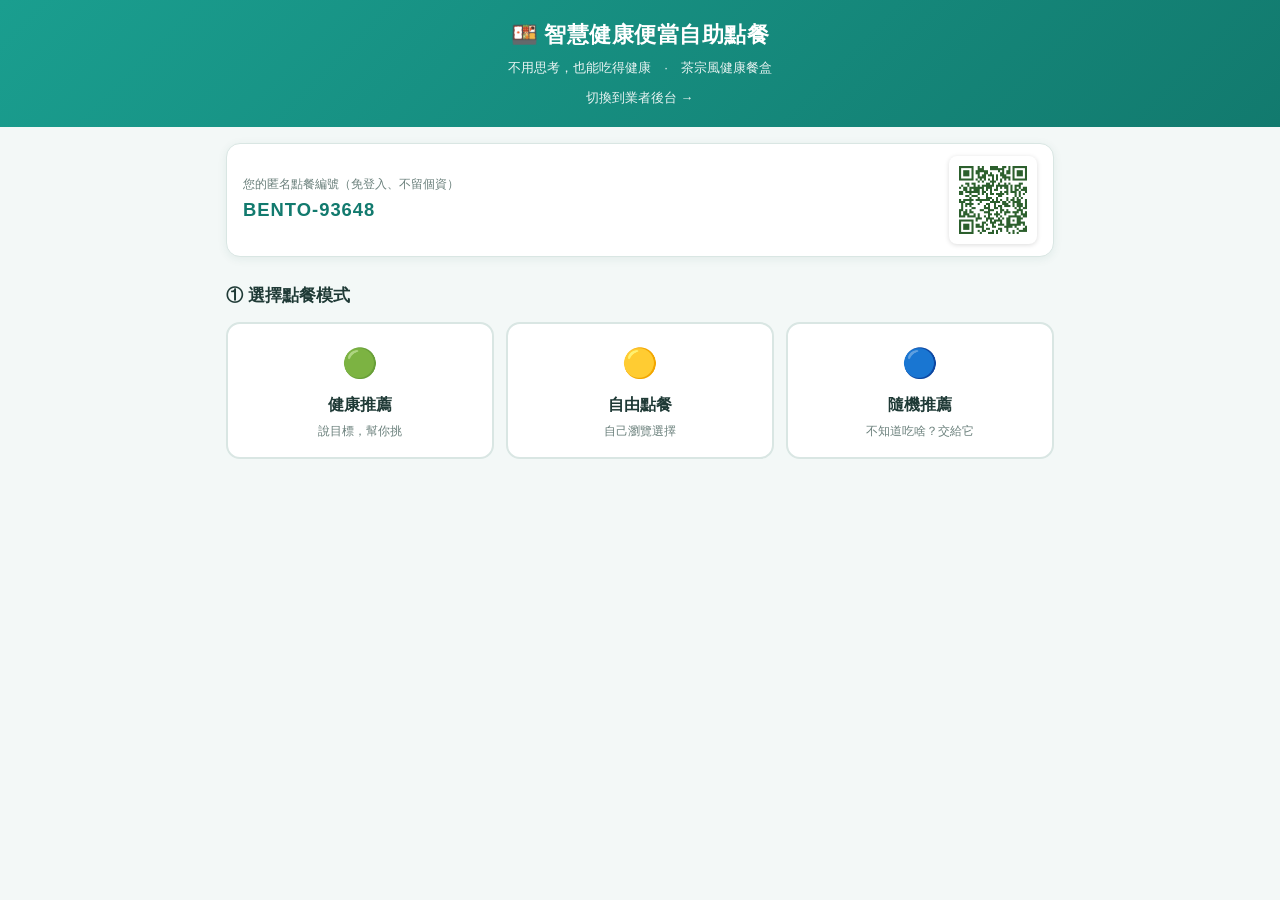
<file: index.html>
<!DOCTYPE html>
<html lang="zh-Hant">
<head>
<meta charset="utf-8">
<meta name="viewport" content="width=device-width, initial-scale=1">
<title>智慧健康便當｜自助點餐</title>
<link rel="stylesheet" href="style.css">
</head>
<body>
<header class="top">
  <h1>🍱 智慧健康便當自助點餐</h1>
  <p>不用思考，也能吃得健康　·　茶宗風健康餐盒</p>
  <div style="margin-top:6px"><a class="navlink" href="admin.html">切換到業者後台 →</a></div>
</header>

<div class="wrap">

  <!-- 匿名 ID -->
  <div class="idbar">
    <div>
      <div class="idlabel">您的匿名點餐編號（免登入、不留個資）</div>
      <div class="idval" id="anonId">BENTO-----</div>
    </div>
    <img class="qrimg" src="qrcode.png" alt="掃碼即用" title="手機掃碼即可點餐">
  </div>

  <!-- 選模式 -->
  <div class="section-title">① 選擇點餐模式</div>
  <div class="modes">
    <div class="mode-card" data-mode="health">
      <div class="emoji">🟢</div><div class="mname">健康推薦</div>
      <div class="mdesc">說目標，幫你挑</div>
    </div>
    <div class="mode-card" data-mode="free">
      <div class="emoji">🟡</div><div class="mname">自由點餐</div>
      <div class="mdesc">自己瀏覽選擇</div>
    </div>
    <div class="mode-card" data-mode="random">
      <div class="emoji">🔵</div><div class="mname">隨機推薦</div>
      <div class="mdesc">不知道吃啥？交給它</div>
    </div>
  </div>

  <!-- 健康推薦：選目標 -->
  <div id="goalPanel" class="hidden">
    <div class="section-title">② 你的目標</div>
    <div class="chips" id="goalChips">
      <div class="chip" data-goal="cut">減脂</div>
      <div class="chip" data-goal="bulk">增肌</div>
      <div class="chip" data-goal="maintain">維持健康</div>
    </div>
    <div class="section-title">預算上限（可選）<small>硬性篩選 · 先排除超出預算的便當</small></div>
    <div class="chips" id="budgetChips">
      <div class="chip budget active" data-budget="0">不限</div>
      <div class="chip budget" data-budget="100">$100 以內</div>
      <div class="chip budget" data-budget="120">$120 以內</div>
      <div class="chip budget" data-budget="140">$140 以內</div>
    </div>

    <div class="section-title">飲食限制（可選，會過濾掉不能吃的）<small>硬性篩選 · 過敏原／忌口</small></div>
    <div class="chips" id="filterChips">
      <div class="chip filter" data-ex="牛肉">不吃牛</div>
      <div class="chip filter" data-ex="豬肉">不吃豬</div>
      <div class="chip filter" data-ex="海鮮">不吃海鮮</div>
      <div class="chip filter" data-veg="1">純素食</div>
    </div>
  </div>

  <!-- 推薦結果 -->
  <div id="recoResult" class="hidden">
    <div class="section-title">✨ 系統推薦</div>
    <div id="recoBox"></div>
  </div>

  <!-- 便當清單（自由點餐）-->
  <div id="listResult" class="hidden">
    <div class="section-title">選擇主餐 <small>點一下便當即可客製化</small></div>
    <div class="grid" id="mealGrid"></div>
  </div>

  <!-- 客製化 -->
  <div id="customPanel" class="hidden">
    <div class="section-title">③ 客製化你的便當 <small>營養與價格會即時重算</small></div>
    <div class="custom" id="customBody"></div>
  </div>

</div>

<!-- 即時營養重算條 -->
<div class="live hidden" id="liveBar">
  <div class="stat"><b id="lvKcal">0</b><span>大卡 kcal</span></div>
  <div class="stat"><b id="lvProtein">0</b><span>蛋白質 g</span></div>
  <div class="stat"><b id="lvPrice">$0</b><span>總價</span></div>
  <button class="btn" id="orderBtn">送出訂單</button>
</div>

<div class="toast" id="toast"></div>

<script src="data.js"></script>
<script src="app.js"></script>
</body>
</html>
</file>
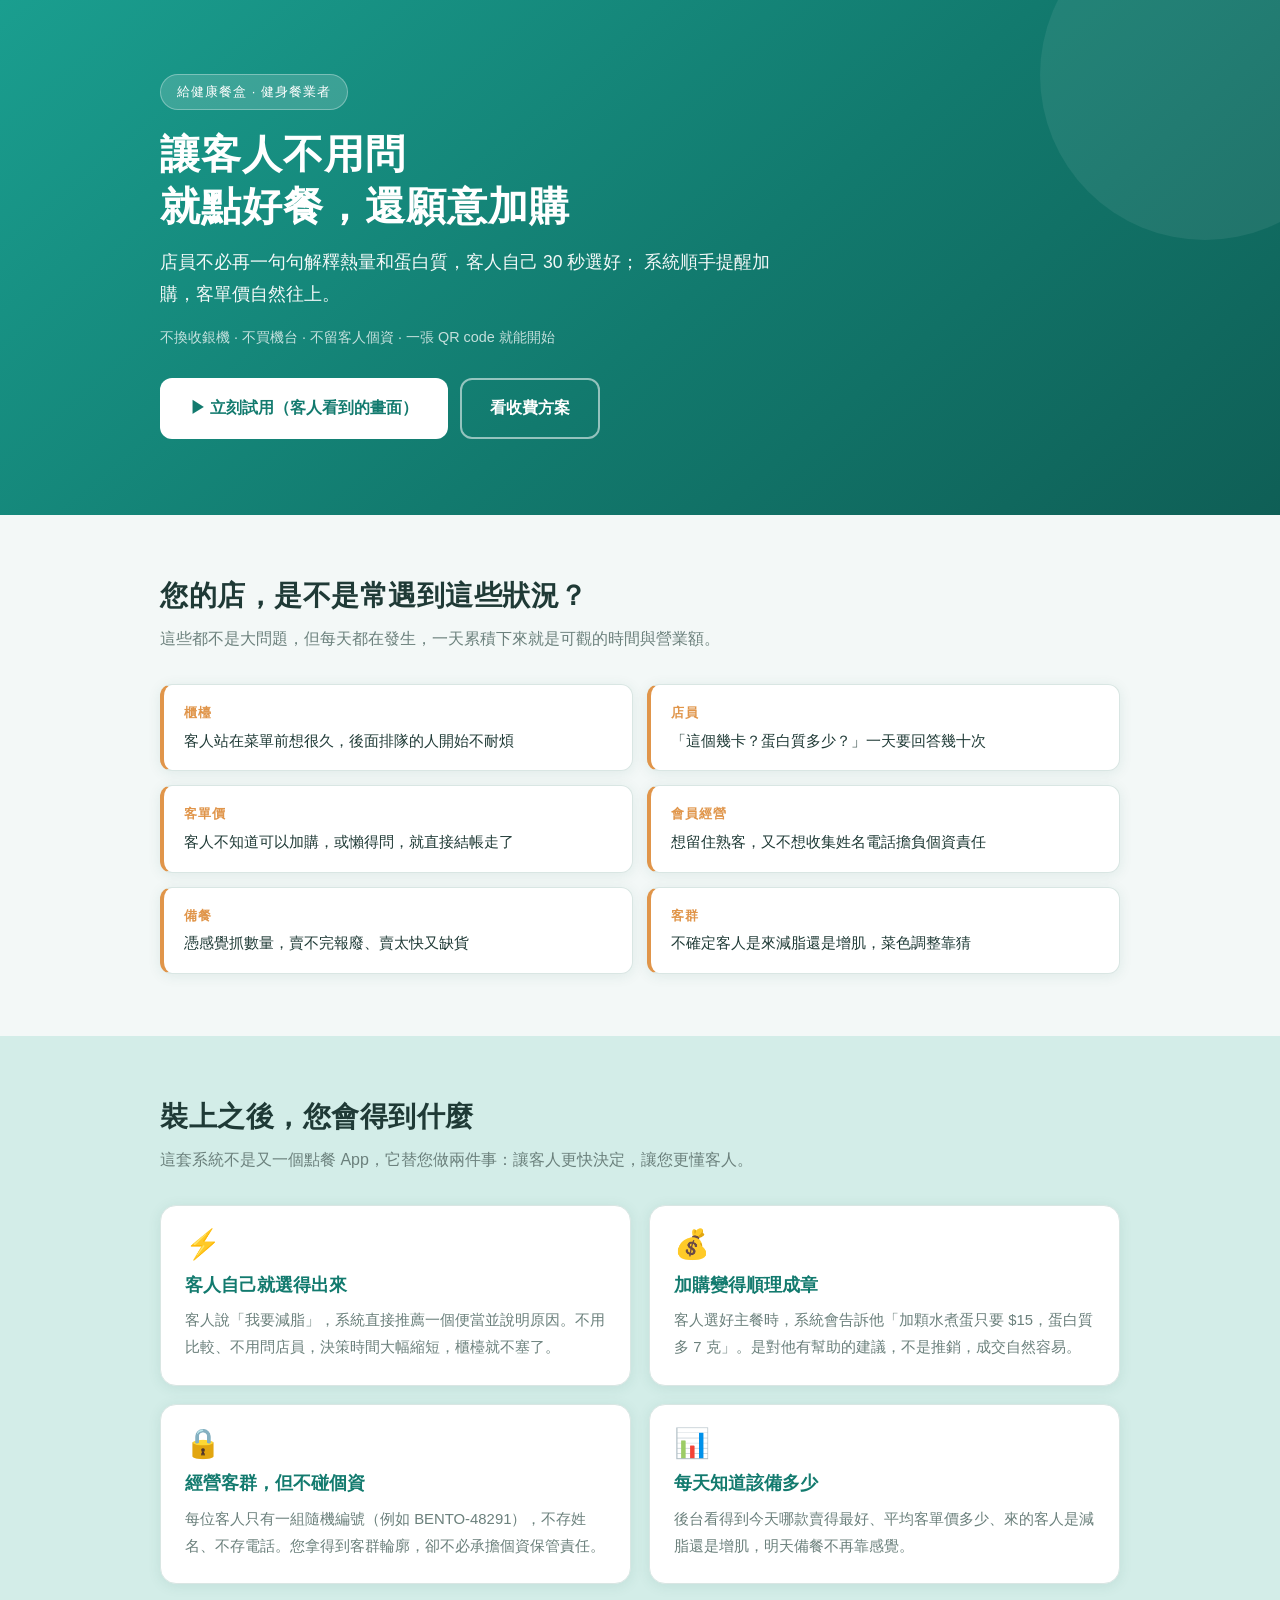
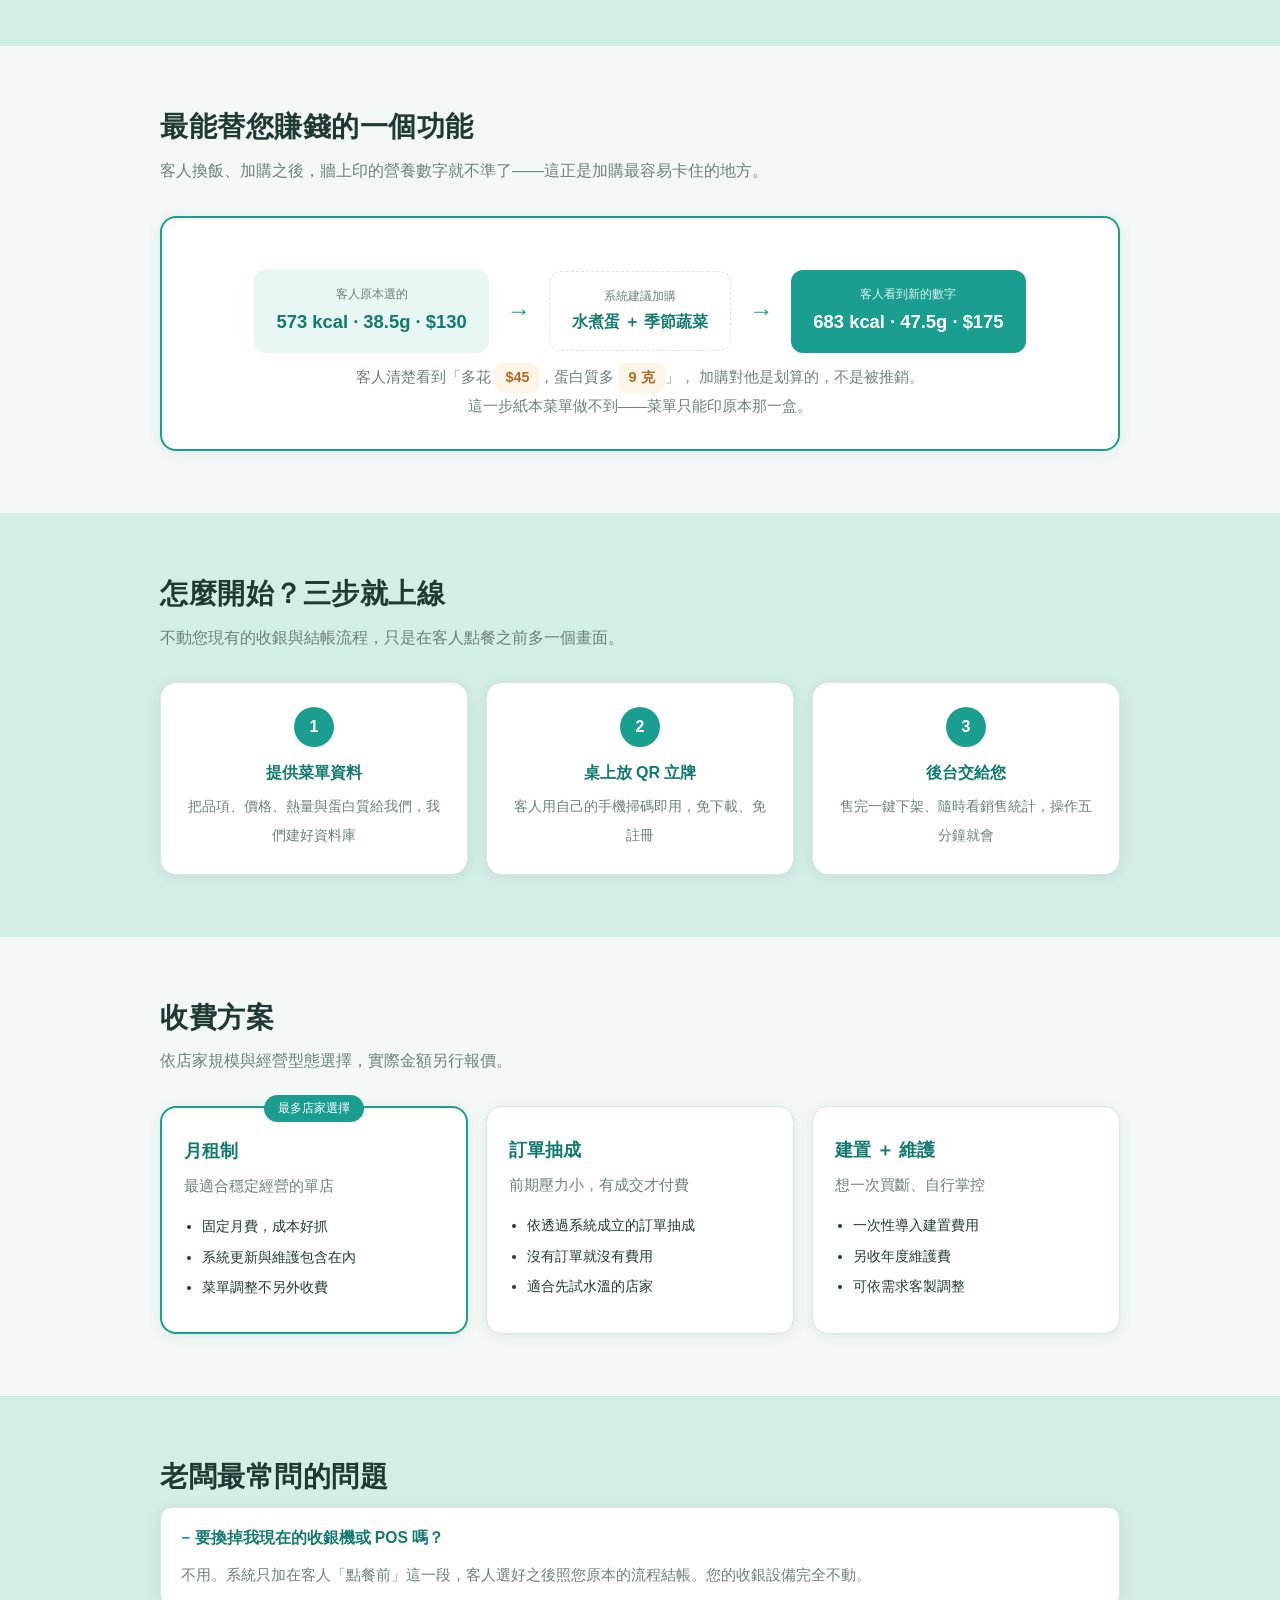
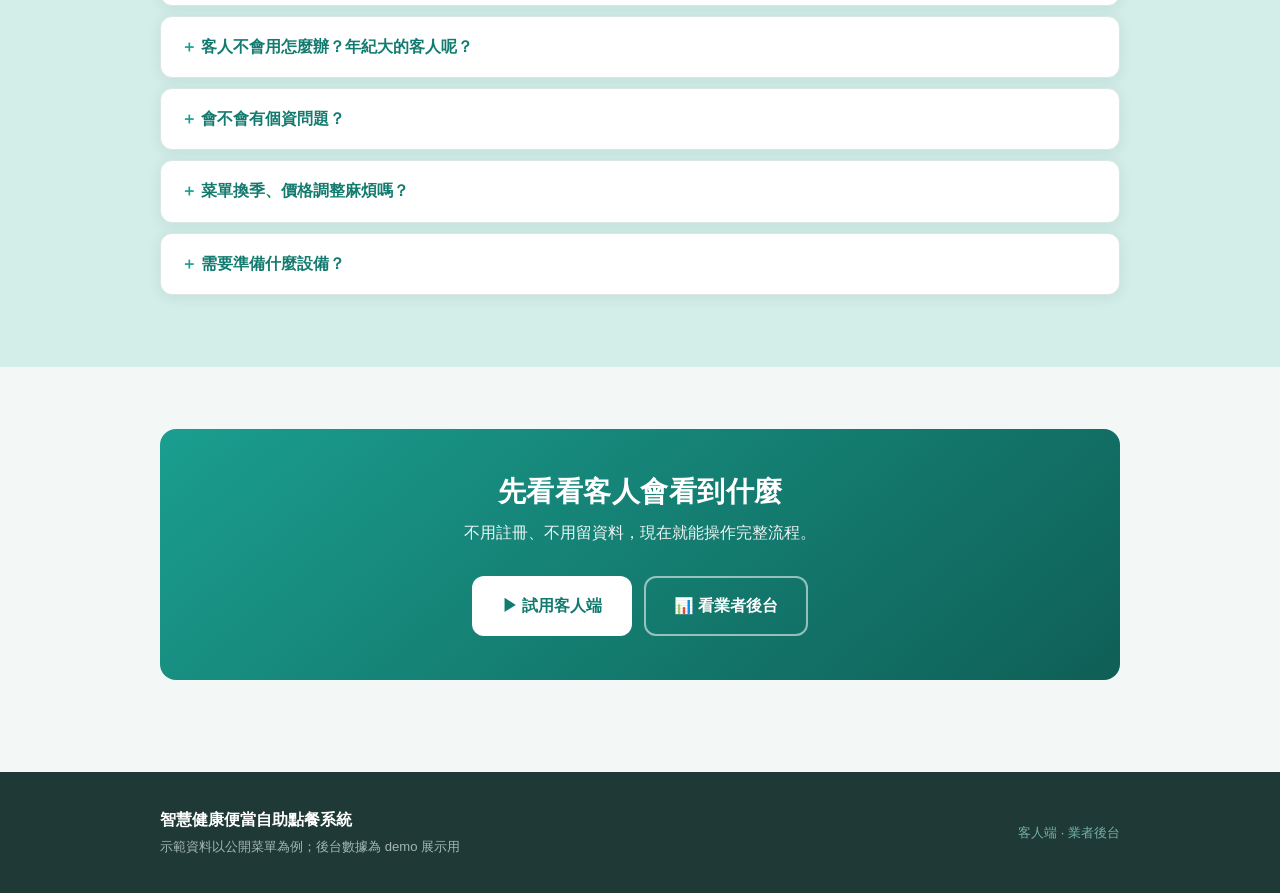
<file: intro/index.html>
<!DOCTYPE html>
<html lang="zh-Hant">
<head>
<meta charset="utf-8">
<meta name="viewport" content="width=device-width, initial-scale=1">
<title>智慧健康便當自助點餐系統｜給健康餐盒業者的智慧點餐方案</title>
<meta name="description" content="讓客人不用問就點好餐、還願意加購。免個資風險、不換收銀機，一張 QR code 就能開始。">
<style>
:root{
  --teal:#1a9e8f; --teal-dark:#127a6e; --deep:#0f5f56;
  --mint:#e7f6f3; --mint-2:#d3ede8; --ink:#1f3a36; --gray:#6b807c;
  --line:#d9e6e3; --card:#fff; --bg:#f3f8f7; --amber:#e0954a; --amber-bg:#fdf4e8;
  --shadow:0 2px 14px rgba(20,90,80,.09); --radius:16px;
}
*{box-sizing:border-box}
html{scroll-behavior:smooth}
body{margin:0;font-family:"Microsoft JhengHei","PingFang TC","Segoe UI",sans-serif;
  background:var(--bg);color:var(--ink);line-height:1.8;-webkit-font-smoothing:antialiased}
.wrap{max-width:1000px;margin:0 auto;padding:0 20px}
section{padding:62px 0}
h2{font-size:1.72rem;margin:0 0 10px;letter-spacing:.5px;line-height:1.4}
.lead{color:var(--gray);margin:0 0 30px;font-size:1rem}
strong{color:var(--teal-dark)}

/* Hero */
.hero{background:linear-gradient(140deg,var(--teal) 0%,var(--teal-dark) 55%,var(--deep) 100%);
  color:#fff;padding:74px 0 76px;position:relative;overflow:hidden}
.hero::after{content:"";position:absolute;right:-90px;top:-90px;width:330px;height:330px;
  border-radius:50%;background:rgba(255,255,255,.07)}
.hero .wrap{position:relative;z-index:1}
.badge{display:inline-block;background:rgba(255,255,255,.16);border:1px solid rgba(255,255,255,.32);
  border-radius:999px;padding:5px 16px;font-size:.82rem;letter-spacing:1px;margin-bottom:18px}
.hero h1{font-size:2.5rem;margin:0 0 14px;line-height:1.32;letter-spacing:1px}
.hero .sub{font-size:1.1rem;opacity:.95;margin:0 0 6px;max-width:640px}
.hero .who{font-size:.9rem;opacity:.75;margin:14px 0 0}
.cta{display:flex;gap:12px;flex-wrap:wrap;margin-top:28px}
.btn{display:inline-block;padding:14px 28px;border-radius:12px;text-decoration:none;
  font-weight:700;font-size:.98rem;transition:.16s;border:2px solid transparent;cursor:pointer}
.btn.primary{background:#fff;color:var(--teal-dark)}
.btn.primary:hover{transform:translateY(-2px);box-shadow:0 6px 18px rgba(0,0,0,.2)}
.btn.ghost{border-color:rgba(255,255,255,.55);color:#fff}
.btn.ghost:hover{background:rgba(255,255,255,.14)}
.btn.solid{background:var(--teal);color:#fff}
.btn.solid:hover{background:var(--teal-dark)}
.btn.line{border-color:var(--teal);color:var(--teal-dark);background:#fff}

/* 痛點 */
.pains{display:grid;grid-template-columns:repeat(2,1fr);gap:14px}
.pain{background:var(--card);border:1px solid var(--line);border-left:4px solid var(--amber);
  border-radius:12px;padding:16px 20px;font-size:.96rem;box-shadow:var(--shadow)}
.pain b{color:var(--amber);display:block;font-size:.82rem;margin-bottom:2px;letter-spacing:1px}

/* 效益 */
.gains{display:grid;grid-template-columns:repeat(2,1fr);gap:18px}
.gain{background:var(--card);border:1px solid var(--line);border-radius:var(--radius);
  padding:24px;box-shadow:var(--shadow);transition:.16s}
.gain:hover{transform:translateY(-3px);border-color:var(--teal)}
.gain .ic{font-size:1.8rem;line-height:1}
.gain h3{margin:10px 0 6px;font-size:1.12rem;color:var(--teal-dark)}
.gain p{margin:0;color:var(--gray);font-size:.93rem}

/* 加購亮點 */
.upsell{background:var(--card);border:2px solid var(--teal);border-radius:var(--radius);
  padding:30px;box-shadow:var(--shadow)}
.calc{display:flex;align-items:center;justify-content:center;gap:18px;flex-wrap:wrap;margin:22px 0 10px}
.chip{background:var(--mint);border-radius:12px;padding:14px 22px;text-align:center;min-width:160px}
.chip .t{font-size:.76rem;color:var(--gray)}
.chip .v{font-size:1.15rem;font-weight:800;color:var(--teal-dark)}
.chip.after{background:var(--teal);color:#fff}
.chip.after .t{color:rgba(255,255,255,.85)}
.chip.after .v{color:#fff}
.arrow{font-size:1.5rem;color:var(--teal);font-weight:700}
.note{text-align:center;color:var(--gray);font-size:.92rem;margin:6px 0 0}
.plus{display:inline-block;background:var(--amber-bg);color:#b06c22;border-radius:8px;
  padding:2px 10px;font-weight:700;font-size:.9rem}

/* 步驟 */
.steps{display:grid;grid-template-columns:repeat(3,1fr);gap:18px}
.step{background:var(--card);border:1px solid var(--line);border-radius:var(--radius);
  padding:24px;text-align:center;box-shadow:var(--shadow)}
.step .n{width:40px;height:40px;border-radius:50%;background:var(--teal);color:#fff;
  display:flex;align-items:center;justify-content:center;font-weight:800;margin:0 auto 12px}
.step b{display:block;color:var(--teal-dark);margin-bottom:4px}
.step span{font-size:.9rem;color:var(--gray)}

/* 方案 */
.plans{display:grid;grid-template-columns:repeat(3,1fr);gap:18px}
.plan{background:var(--card);border:1px solid var(--line);border-radius:var(--radius);
  padding:26px 22px;box-shadow:var(--shadow)}
.plan.hot{border:2px solid var(--teal);position:relative}
.plan.hot::before{content:"最多店家選擇";position:absolute;top:-13px;left:50%;transform:translateX(-50%);
  background:var(--teal);color:#fff;font-size:.74rem;padding:3px 14px;border-radius:999px;white-space:nowrap}
.plan h3{margin:0 0 6px;color:var(--teal-dark);font-size:1.15rem}
.plan .p{font-size:.92rem;color:var(--gray);margin:0 0 14px}
.plan ul{margin:0;padding-left:18px;font-size:.9rem;color:var(--ink)}
.plan li{margin-bottom:5px}

/* FAQ */
details{background:var(--card);border:1px solid var(--line);border-radius:12px;
  padding:16px 20px;margin-bottom:10px;box-shadow:var(--shadow)}
summary{cursor:pointer;font-weight:700;color:var(--teal-dark);font-size:.98rem;list-style:none}
summary::-webkit-details-marker{display:none}
summary::before{content:"＋ ";color:var(--teal)}
details[open] summary::before{content:"− "}
details p{margin:10px 0 0;color:var(--gray);font-size:.93rem}

/* 收尾 CTA */
.final{background:linear-gradient(140deg,var(--teal),var(--deep));color:#fff;
  border-radius:var(--radius);padding:44px 30px;text-align:center}
.final h2{margin:0 0 8px}
.final p{opacity:.92;margin:0 0 22px}

footer{background:var(--ink);color:#cfe0dc;padding:34px 0;margin-top:30px}
footer .wrap{display:flex;justify-content:space-between;gap:16px;flex-wrap:wrap;align-items:center}
footer a{color:#8fd8c9;text-decoration:none}
footer a:hover{text-decoration:underline}
.small{font-size:.82rem;opacity:.75}

@media(max-width:820px){
  .pains,.gains,.steps,.plans{grid-template-columns:1fr}
  .hero h1{font-size:1.9rem}
  section{padding:46px 0}
  .arrow{transform:rotate(90deg)}
}
</style>
</head>
<body>

<div class="hero">
  <div class="wrap">
    <div class="badge">給健康餐盒 · 健身餐業者</div>
    <h1>讓客人不用問<br>就點好餐，還願意加購</h1>
    <p class="sub">
      店員不必再一句句解釋熱量和蛋白質，客人自己 30 秒選好；
      系統順手提醒加購，客單價自然往上。
    </p>
    <p class="who">不換收銀機 · 不買機台 · 不留客人個資 · 一張 QR code 就能開始</p>
    <div class="cta">
      <a class="btn primary" href="../index.html">▶ 立刻試用（客人看到的畫面）</a>
      <a class="btn ghost" href="#plans">看收費方案</a>
    </div>
  </div>
</div>

<section>
  <div class="wrap">
    <h2>您的店，是不是常遇到這些狀況？</h2>
    <p class="lead">這些都不是大問題，但每天都在發生，一天累積下來就是可觀的時間與營業額。</p>
    <div class="pains">
      <div class="pain"><b>櫃檯</b>客人站在菜單前想很久，後面排隊的人開始不耐煩</div>
      <div class="pain"><b>店員</b>「這個幾卡？蛋白質多少？」一天要回答幾十次</div>
      <div class="pain"><b>客單價</b>客人不知道可以加購，或懶得問，就直接結帳走了</div>
      <div class="pain"><b>會員經營</b>想留住熟客，又不想收集姓名電話擔負個資責任</div>
      <div class="pain"><b>備餐</b>憑感覺抓數量，賣不完報廢、賣太快又缺貨</div>
      <div class="pain"><b>客群</b>不確定客人是來減脂還是增肌，菜色調整靠猜</div>
    </div>
  </div>
</section>

<section style="background:var(--mint-2)">
  <div class="wrap">
    <h2>裝上之後，您會得到什麼</h2>
    <p class="lead">這套系統不是又一個點餐 App，它替您做兩件事：讓客人更快決定，讓您更懂客人。</p>
    <div class="gains">
      <div class="gain">
        <div class="ic">⚡</div>
        <h3>客人自己就選得出來</h3>
        <p>客人說「我要減脂」，系統直接推薦一個便當並說明原因。不用比較、不用問店員，決策時間大幅縮短，櫃檯就不塞了。</p>
      </div>
      <div class="gain">
        <div class="ic">💰</div>
        <h3>加購變得順理成章</h3>
        <p>客人選好主餐時，系統會告訴他「加顆水煮蛋只要 $15，蛋白質多 7 克」。是對他有幫助的建議，不是推銷，成交自然容易。</p>
      </div>
      <div class="gain">
        <div class="ic">🔒</div>
        <h3>經營客群，但不碰個資</h3>
        <p>每位客人只有一組隨機編號（例如 BENTO-48291），不存姓名、不存電話。您拿得到客群輪廓，卻不必承擔個資保管責任。</p>
      </div>
      <div class="gain">
        <div class="ic">📊</div>
        <h3>每天知道該備多少</h3>
        <p>後台看得到今天哪款賣得最好、平均客單價多少、來的客人是減脂還是增肌，明天備餐不再靠感覺。</p>
      </div>
    </div>
  </div>
</section>

<section>
  <div class="wrap">
    <h2>最能替您賺錢的一個功能</h2>
    <p class="lead">客人換飯、加購之後，牆上印的營養數字就不準了——這正是加購最容易卡住的地方。</p>
    <div class="upsell">
      <div class="calc">
        <div class="chip">
          <div class="t">客人原本選的</div>
          <div class="v">573 kcal · 38.5g · $130</div>
        </div>
        <div class="arrow">→</div>
        <div class="chip" style="background:#fff;border:1px dashed var(--line)">
          <div class="t">系統建議加購</div>
          <div class="v" style="font-size:.98rem">水煮蛋 ＋ 季節蔬菜</div>
        </div>
        <div class="arrow">→</div>
        <div class="chip after">
          <div class="t">客人看到新的數字</div>
          <div class="v">683 kcal · 47.5g · $175</div>
        </div>
      </div>
      <p class="note">
        客人清楚看到「多花 <span class="plus">$45</span>，蛋白質多 <span class="plus">9 克</span>」，
        加購對他是划算的，不是被推銷。<br>
        這一步紙本菜單做不到——菜單只能印原本那一盒。
      </p>
    </div>
  </div>
</section>

<section style="background:var(--mint-2)">
  <div class="wrap">
    <h2>怎麼開始？三步就上線</h2>
    <p class="lead">不動您現有的收銀與結帳流程，只是在客人點餐之前多一個畫面。</p>
    <div class="steps">
      <div class="step">
        <div class="n">1</div>
        <b>提供菜單資料</b>
        <span>把品項、價格、熱量與蛋白質給我們，我們建好資料庫</span>
      </div>
      <div class="step">
        <div class="n">2</div>
        <b>桌上放 QR 立牌</b>
        <span>客人用自己的手機掃碼即用，免下載、免註冊</span>
      </div>
      <div class="step">
        <div class="n">3</div>
        <b>後台交給您</b>
        <span>售完一鍵下架、隨時看銷售統計，操作五分鐘就會</span>
      </div>
    </div>
  </div>
</section>

<section id="plans">
  <div class="wrap">
    <h2>收費方案</h2>
    <p class="lead">依店家規模與經營型態選擇，實際金額另行報價。</p>
    <div class="plans">
      <div class="plan hot">
        <h3>月租制</h3>
        <p class="p">最適合穩定經營的單店</p>
        <ul>
          <li>固定月費，成本好抓</li>
          <li>系統更新與維護包含在內</li>
          <li>菜單調整不另外收費</li>
        </ul>
      </div>
      <div class="plan">
        <h3>訂單抽成</h3>
        <p class="p">前期壓力小，有成交才付費</p>
        <ul>
          <li>依透過系統成立的訂單抽成</li>
          <li>沒有訂單就沒有費用</li>
          <li>適合先試水溫的店家</li>
        </ul>
      </div>
      <div class="plan">
        <h3>建置 ＋ 維護</h3>
        <p class="p">想一次買斷、自行掌控</p>
        <ul>
          <li>一次性導入建置費用</li>
          <li>另收年度維護費</li>
          <li>可依需求客製調整</li>
        </ul>
      </div>
    </div>
  </div>
</section>

<section style="background:var(--mint-2)">
  <div class="wrap">
    <h2>老闆最常問的問題</h2>
    <details open>
      <summary>要換掉我現在的收銀機或 POS 嗎？</summary>
      <p>不用。系統只加在客人「點餐前」這一段，客人選好之後照您原本的流程結帳。您的收銀設備完全不動。</p>
    </details>
    <details>
      <summary>客人不會用怎麼辦？年紀大的客人呢？</summary>
      <p>掃碼就開，不用下載也不用註冊，三個步驟完成。真的不習慣的客人，照原本方式跟店員點餐即可，兩種並存不衝突。</p>
    </details>
    <details>
      <summary>會不會有個資問題？</summary>
      <p>系統不收集姓名、電話或任何身分資料，每次點餐只產生一組隨機編號。您能看到客群統計，但沒有任何可辨識個人的資料需要保管。</p>
    </details>
    <details>
      <summary>菜單換季、價格調整麻煩嗎？</summary>
      <p>後台自己改，改完客人端立刻生效。當天某道賣完，按一下下架，客人就看不到那個品項，不會發生點了才說沒有的狀況。</p>
    </details>
    <details>
      <summary>需要準備什麼設備？</summary>
      <p>最低配置只需要一張印好 QR code 的桌上立牌，客人用自己的手機操作。若您有平板或觸控螢幕，也可以放在櫃檯當自助點餐機。</p>
    </details>
  </div>
</section>

<section>
  <div class="wrap">
    <div class="final">
      <h2>先看看客人會看到什麼</h2>
      <p>不用註冊、不用留資料，現在就能操作完整流程。</p>
      <div class="cta" style="justify-content:center">
        <a class="btn primary" href="../index.html">▶ 試用客人端</a>
        <a class="btn ghost" href="../admin.html">📊 看業者後台</a>
      </div>
    </div>
  </div>
</section>

<footer>
  <div class="wrap">
    <div>
      <div><strong style="color:#fff">智慧健康便當自助點餐系統</strong></div>
      <div class="small">示範資料以公開菜單為例；後台數據為 demo 展示用</div>
    </div>
    <div class="small">
      <a href="../index.html">客人端</a> ·
      <a href="../admin.html">業者後台</a>
    </div>
  </div>
</footer>

</body>
</html>
</file>
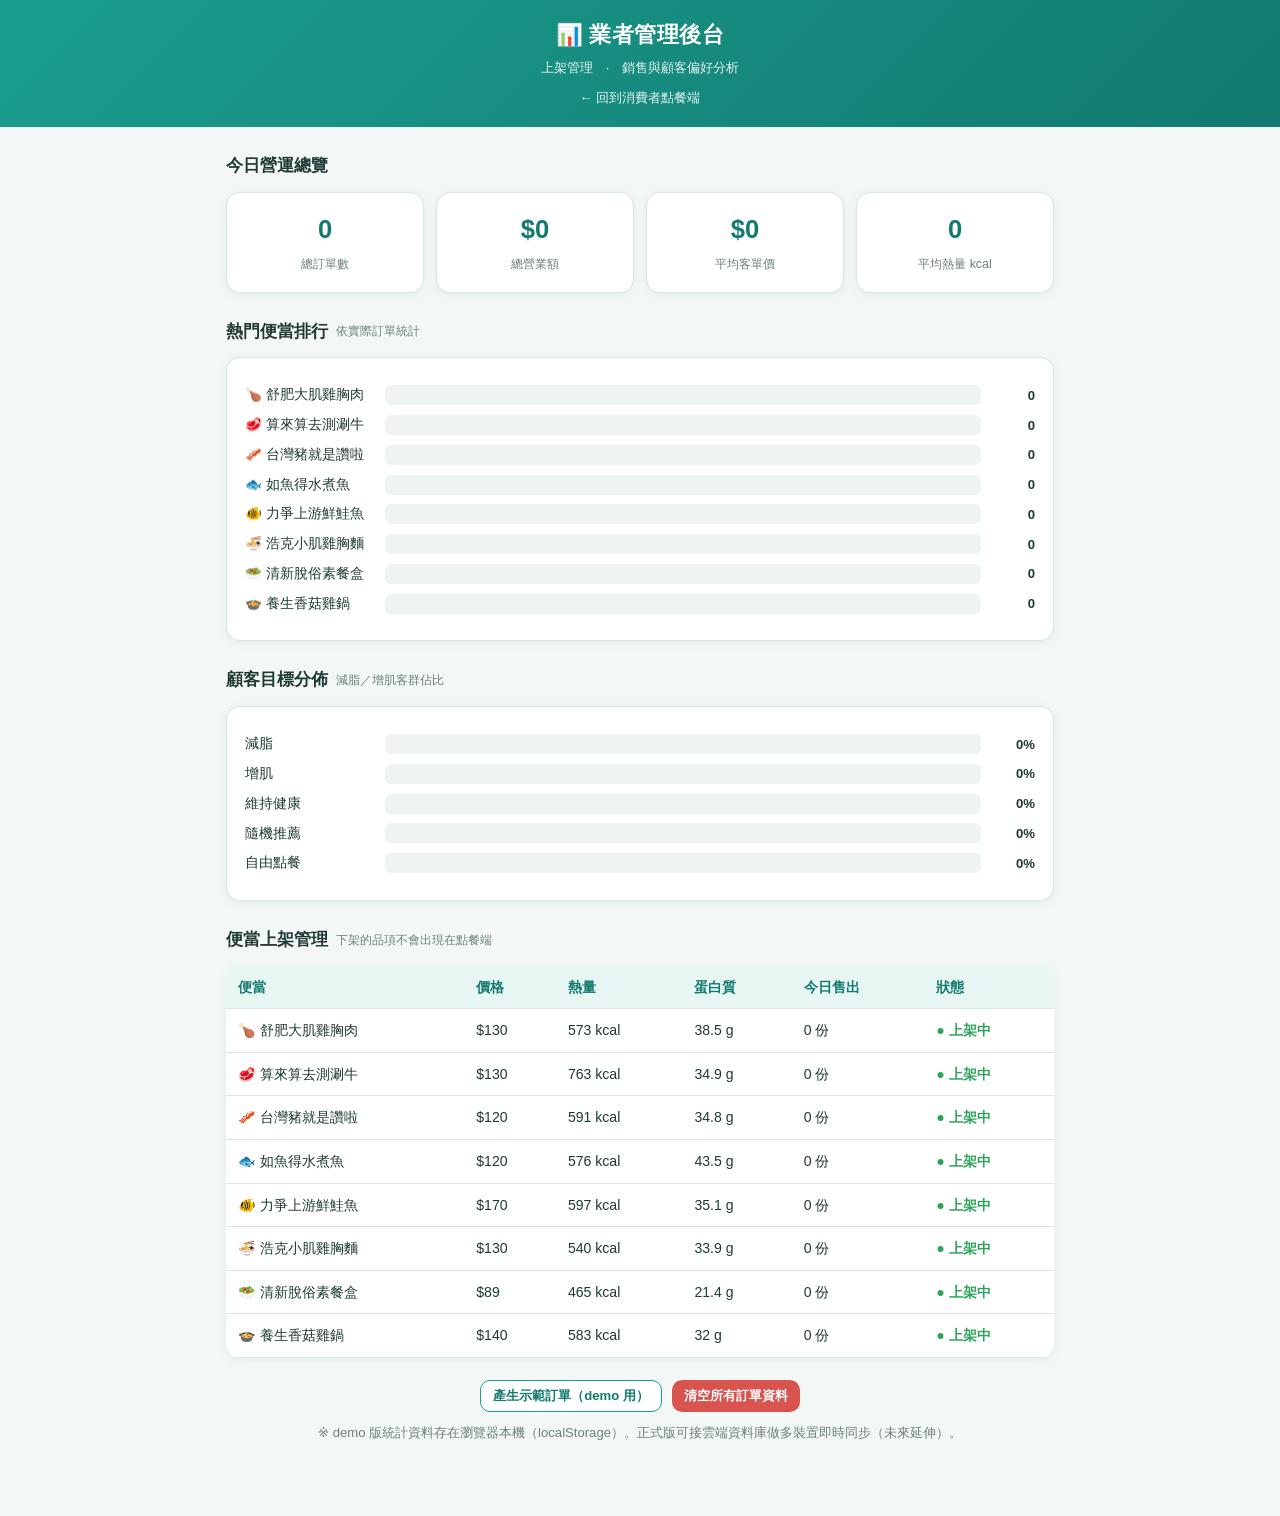
<file: admin.html>
<!DOCTYPE html>
<html lang="zh-Hant">
<head>
<meta charset="utf-8">
<meta name="viewport" content="width=device-width, initial-scale=1">
<title>智慧健康便當｜業者後台</title>
<link rel="stylesheet" href="style.css">
</head>
<body>
<header class="top">
  <h1>📊 業者管理後台</h1>
  <p>上架管理　·　銷售與顧客偏好分析</p>
  <div style="margin-top:6px"><a class="navlink" href="index.html">← 回到消費者點餐端</a></div>
</header>

<div class="wrap">

  <div class="section-title">今日營運總覽</div>
  <div class="stat-grid" id="statGrid"></div>

  <div class="section-title">熱門便當排行 <small>依實際訂單統計</small></div>
  <div id="rankChart" class="custom"></div>

  <div class="section-title">顧客目標分佈 <small>減脂／增肌客群佔比</small></div>
  <div id="goalChart" class="custom"></div>

  <div class="section-title">便當上架管理 <small>下架的品項不會出現在點餐端</small></div>
  <table class="admin" id="menuTable">
    <thead><tr><th>便當</th><th>價格</th><th>熱量</th><th>蛋白質</th><th>今日售出</th><th>狀態</th></tr></thead>
    <tbody></tbody>
  </table>

  <div class="center" style="margin-top:22px;display:flex;gap:10px;justify-content:center;flex-wrap:wrap">
    <button class="btn ghost sm" id="seedBtn">產生示範訂單（demo 用）</button>
    <button class="btn danger sm" id="clearBtn">清空所有訂單資料</button>
  </div>
  <p class="muted center" style="margin-top:10px">※ demo 版統計資料存在瀏覽器本機（localStorage）。正式版可接雲端資料庫做多裝置即時同步（未來延伸）。</p>

</div>

<div class="toast" id="toast"></div>

<script src="data.js"></script>
<script src="admin.js"></script>
</body>
</html>
</file>
<file: style.css>
/* ===== 智慧健康便當自助點餐系統 — 樣式 ===== */
:root {
  --teal:      #1a9e8f;
  --teal-dark: #127a6e;
  --mint:      #e7f6f3;
  --mint-2:    #d3ede8;
  --ink:       #1f3a36;
  --gray:      #6b807c;
  --line:      #d9e6e3;
  --card:      #ffffff;
  --bg:        #f3f8f7;
  --amber:     #e8a13a;
  --blue:      #3b82c4;
  --green:     #2fa35a;
  --danger:    #d9534f;
  --shadow:    0 2px 10px rgba(20, 90, 80, .08);
  --radius:    14px;
}
* { box-sizing: border-box; }
body {
  margin: 0;
  font-family: "Microsoft JhengHei", "PingFang TC", "Segoe UI", sans-serif;
  background: var(--bg);
  color: var(--ink);
  line-height: 1.6;
}
.wrap { max-width: 860px; margin: 0 auto; padding: 0 16px 60px; }

/* 頂部 */
header.top {
  background: linear-gradient(135deg, var(--teal), var(--teal-dark));
  color: #fff; padding: 18px 16px; text-align: center;
}
header.top h1 { margin: 0; font-size: 1.35rem; letter-spacing: .5px; }
header.top p  { margin: 4px 0 0; font-size: .82rem; opacity: .9; }

/* 匿名 ID 條 */
.idbar {
  display: flex; align-items: center; justify-content: space-between;
  background: var(--card); border: 1px solid var(--line);
  border-radius: var(--radius); box-shadow: var(--shadow);
  padding: 12px 16px; margin: 16px 0;
}
.idbar .idlabel { font-size: .78rem; color: var(--gray); }
.idbar .idval   { font-size: 1.15rem; font-weight: 700; color: var(--teal-dark); letter-spacing: 1px; }
.qr {
  width: 54px; height: 54px; border-radius: 8px;
  background:
    repeating-linear-gradient(90deg, var(--ink) 0 4px, transparent 4px 8px),
    repeating-linear-gradient(0deg, var(--ink) 0 4px, #fff 4px 8px);
  background-blend-mode: multiply; opacity: .85; flex: none;
}
/* 真實 QR code（掃了會回到本點餐頁）*/
.qrimg {
  width: 88px; height: 88px; flex: none; border-radius: 8px;
  background: #fff; padding: 4px; box-sizing: border-box;
  box-shadow: 0 1px 5px rgba(0, 0, 0, .14);
}

/* 區塊標題 */
.section-title { font-size: 1.05rem; font-weight: 700; margin: 26px 0 12px; display: flex; align-items: center; gap: 8px; }
.section-title small { font-weight: 400; color: var(--gray); font-size: .78rem; }

/* 模式卡 */
.modes { display: grid; grid-template-columns: repeat(3, 1fr); gap: 12px; }
.mode-card {
  background: var(--card); border: 2px solid var(--line); border-radius: var(--radius);
  padding: 16px 12px; text-align: center; cursor: pointer; transition: .15s;
}
.mode-card:hover { border-color: var(--teal); transform: translateY(-2px); box-shadow: var(--shadow); }
.mode-card.active { border-color: var(--teal); background: var(--mint); }
.mode-card .emoji { font-size: 1.8rem; }
.mode-card .mname { font-weight: 700; margin-top: 6px; }
.mode-card .mdesc { font-size: .74rem; color: var(--gray); margin-top: 4px; }

/* 目標選擇 chips */
.chips { display: flex; flex-wrap: wrap; gap: 10px; margin: 6px 0 4px; }
.chip {
  border: 1.5px solid var(--line); background: #fff; color: var(--ink);
  border-radius: 999px; padding: 8px 16px; cursor: pointer; font-size: .9rem; transition: .12s;
}
.chip:hover { border-color: var(--teal); }
.chip.active { background: var(--teal); color: #fff; border-color: var(--teal); }
.chip.filter.active { background: var(--amber); border-color: var(--amber); }

/* 便當卡 */
.grid { display: grid; grid-template-columns: repeat(2, 1fr); gap: 12px; }
.meal {
  background: var(--card); border: 1px solid var(--line); border-radius: var(--radius);
  box-shadow: var(--shadow); padding: 14px; cursor: pointer; transition: .15s; position: relative;
}
.meal:hover { transform: translateY(-2px); border-color: var(--teal); }
.meal .thumb { font-size: 2.2rem; }
.meal .mtitle { font-weight: 700; margin: 4px 0 2px; }
.meal .men { font-size: .72rem; color: var(--gray); }
.meal .nutri { display: flex; gap: 10px; margin-top: 8px; font-size: .8rem; flex-wrap: wrap; }
.meal .badge { background: var(--mint); color: var(--teal-dark); border-radius: 6px; padding: 2px 8px; font-weight: 600; }
.meal .price { position: absolute; top: 12px; right: 14px; font-weight: 800; color: var(--teal-dark); }
.meal .tag { display: inline-block; font-size: .68rem; background: #f0f4f3; color: var(--gray); border-radius: 5px; padding: 1px 7px; margin-right: 4px; }
.meal.reco { border: 2px solid var(--teal); }
.meal .recoflag { position: absolute; top: -10px; left: 12px; background: var(--teal); color: #fff; font-size: .7rem; padding: 2px 10px; border-radius: 999px; }

/* 推薦結果框 */
.reco-box {
  background: linear-gradient(135deg, var(--mint), #fff);
  border: 2px solid var(--teal); border-radius: var(--radius); padding: 18px; margin-top: 8px;
}
.reco-box .why { color: var(--teal-dark); font-weight: 600; margin: 8px 0 0; }
.formula {
  font-size: .74rem; color: var(--gray); background: #f0f6f5; border-radius: 8px;
  padding: 8px 10px; margin-top: 10px; font-family: Consolas, monospace;
}

/* 客製化面板 */
.custom { background: var(--card); border: 1px solid var(--line); border-radius: var(--radius); box-shadow: var(--shadow); padding: 18px; }
.custom h3 { margin: 0 0 4px; font-size: 1.1rem; }
.opt-group { margin: 14px 0; }
.opt-group > .lbl { font-weight: 700; font-size: .9rem; margin-bottom: 8px; }
.opt { display: flex; align-items: center; gap: 8px; }

/* 即時營養重算條（亮點）*/
.live {
  position: sticky; bottom: 0; margin-top: 18px;
  background: var(--ink); color: #fff; border-radius: var(--radius);
  padding: 14px 18px; display: flex; align-items: center; justify-content: space-between; gap: 12px;
  box-shadow: 0 -4px 16px rgba(0,0,0,.18);
}
.live .stat { text-align: center; }
.live .stat b { display: block; font-size: 1.15rem; }
.live .stat span { font-size: .7rem; opacity: .8; }
.live .flash { animation: flash .5s; }
@keyframes flash { 0% { color: #ffe08a; } 100% { color: #fff; } }

/* 按鈕 */
.btn {
  background: var(--teal); color: #fff; border: none; border-radius: 10px;
  padding: 11px 20px; font-size: .95rem; font-weight: 700; cursor: pointer; transition: .12s;
}
.btn:hover { background: var(--teal-dark); }
.btn.ghost { background: #fff; color: var(--teal-dark); border: 1.5px solid var(--teal); }
.btn.sm { padding: 6px 12px; font-size: .82rem; }
.btn.danger { background: var(--danger); }
.btn.block { width: 100%; margin-top: 10px; }

/* 提示 / toast */
.toast {
  position: fixed; left: 50%; bottom: 90px; transform: translateX(-50%);
  background: var(--ink); color: #fff; padding: 12px 22px; border-radius: 999px;
  box-shadow: 0 4px 16px rgba(0,0,0,.25); opacity: 0; pointer-events: none; transition: .3s; z-index: 50;
}
.toast.show { opacity: 1; bottom: 100px; }

.hidden { display: none !important; }
.muted { color: var(--gray); font-size: .82rem; }
.center { text-align: center; }
.navlink { color: #fff; font-size: .8rem; text-decoration: none; opacity: .9; }

/* ===== 後台 ===== */
.stat-grid { display: grid; grid-template-columns: repeat(4, 1fr); gap: 12px; }
.stat-tile { background: var(--card); border: 1px solid var(--line); border-radius: var(--radius); box-shadow: var(--shadow); padding: 16px; text-align: center; }
.stat-tile b { display: block; font-size: 1.6rem; color: var(--teal-dark); }
.stat-tile span { font-size: .78rem; color: var(--gray); }
.bar-row { display: flex; align-items: center; gap: 10px; margin: 8px 0; }
.bar-row .bl { width: 130px; font-size: .85rem; flex: none; }
.bar-track { flex: 1; background: #eef4f3; border-radius: 6px; height: 20px; overflow: hidden; }
.bar-fill { height: 100%; background: linear-gradient(90deg, var(--teal), var(--teal-dark)); border-radius: 6px; transition: width .5s; }
.bar-row .bv { width: 44px; text-align: right; font-size: .82rem; font-weight: 600; }
table.admin { width: 100%; border-collapse: collapse; background: var(--card); border-radius: var(--radius); overflow: hidden; box-shadow: var(--shadow); }
table.admin th, table.admin td { padding: 10px 12px; text-align: left; border-bottom: 1px solid var(--line); font-size: .88rem; }
table.admin th { background: var(--mint); color: var(--teal-dark); }
.switch { cursor: pointer; font-weight: 700; }
.switch.on { color: var(--green); }
.switch.off { color: var(--gray); }

@media (max-width: 560px) {
  .modes { grid-template-columns: 1fr; }
  .grid { grid-template-columns: 1fr; }
  .stat-grid { grid-template-columns: repeat(2, 1fr); }
}
</file>
